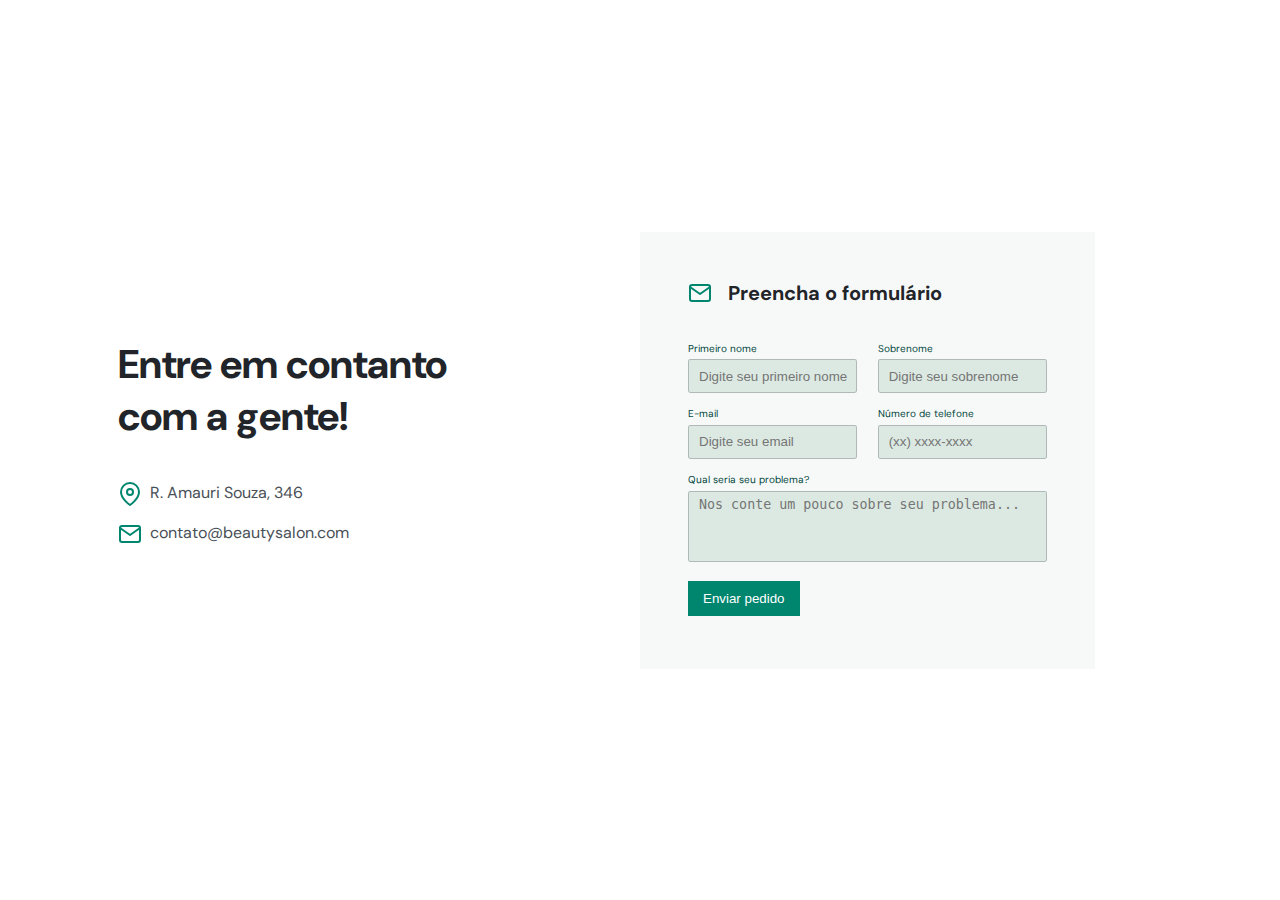
<file: form-doctorcare-nlw-return/index.html>
<!DOCTYPE html>
<html lang="pt_BR">
<head>
    <link rel="preconnect" href="https://fonts.googleapis.com">
    <link rel="preconnect" href="https://fonts.gstatic.com" crossorigin>

    <meta charset="UTF-8">
    <meta http-equiv="X-UA-Compatible" content="IE=edge">
    <meta name="viewport" content="width=device-width, initial-scale=1.0">

    <title>Formulário de consulta</title>

    <link href="https://fonts.googleapis.com/css2?family=DM+Sans:wght@400;700&display=swap" rel="stylesheet">
    <link rel="stylesheet" href="assets/reset.css">
    <link rel="stylesheet" href="assets/style.css">
<body>
    <div class="container">
        <div class="left">
            <div class="content-left">
                <header>
                    <h1>Entre em contanto com a gente!</h1>
                </header>

                <div class="list-left">
                    <ul>
                        <li>
                            <svg width="24" height="24" viewBox="0 0 24 24" fill="none" xmlns="http://www.w3.org/2000/svg">
                                <path d="M21 10C21 17 12 23 12 23C12 23 3 17 3 10C3 7.61305 3.94821 5.32387 5.63604 3.63604C7.32387 1.94821 9.61305 1 12 1C14.3869 1 16.6761 1.94821 18.364 3.63604C20.0518 5.32387 21 7.61305 21 10Z" stroke="#00856F" stroke-width="2" stroke-linecap="round" stroke-linejoin="round"/>
                                <path d="M12 13C13.6569 13 15 11.6569 15 10C15 8.34315 13.6569 7 12 7C10.3431 7 9 8.34315 9 10C9 11.6569 10.3431 13 12 13Z" stroke="#00856F" stroke-width="2" stroke-linecap="round" stroke-linejoin="round"/>
                                </svg>
                            <p>R. Amauri Souza, 346</p>
                        </li>
                        <li>
                            <svg width="24" height="24" viewBox="0 0 24 24" fill="none" xmlns="http://www.w3.org/2000/svg">
                                <path d="M4 4H20C21.1 4 22 4.9 22 6V18C22 19.1 21.1 20 20 20H4C2.9 20 2 19.1 2 18V6C2 4.9 2.9 4 4 4Z" stroke="#00856F" stroke-width="2" stroke-linecap="round" stroke-linejoin="round"/>
                                <path d="M22 6L12 13L2 6" stroke="#00856F" stroke-width="2" stroke-linecap="round" stroke-linejoin="round"/>
                                </svg>
                                <p>contato@beautysalon.com</p>
                        </li>
                    </ul>
                </div>
            </div>
        </div>
        <div class="right">
            <div class="form">
                <form action="">
                    <header class="form-header">
                        <svg width="24" height="24" viewBox="0 0 24 24" fill="none" xmlns="http://www.w3.org/2000/svg">
                            <g clip-path="url(#clip0_1773_766)">
                            <path d="M4 4H20C21.1 4 22 4.9 22 6V18C22 19.1 21.1 20 20 20H4C2.9 20 2 19.1 2 18V6C2 4.9 2.9 4 4 4Z" stroke="#00856F" stroke-width="2" stroke-linecap="round" stroke-linejoin="round"/>
                            <path d="M22 6L12 13L2 6" stroke="#00856F" stroke-width="2" stroke-linecap="round" stroke-linejoin="round"/>
                            </g>
                            <defs>
                            <clipPath id="clip0_1773_766">
                            <rect width="24" height="24" fill="white"/>
                            </clipPath>
                            </defs>
                            </svg>
                            <h2>Preencha o formulário</h2>
                    </header>
                    <div class="input-group">
                        <fieldset class="input-box">
                            <label for="firstname">Primeiro nome</label>
                            <input type="text"  name="firstname" id="firstname" placeholder="Digite seu primeiro nome" required>
                        </fieldset>
                        <fieldset class="input-box">
                            <label for="lastname">Sobrenome</label>
                            <input type="text" name="lastname" id="lastname" placeholder="Digite seu sobrenome" required>
                        </fieldset>
                        <fieldset class="input-box">
                            <label for="email">E-mail</label>
                            <input type="email" name="email" id="email" placeholder="Digite seu email" required>
                        </fieldset>
                        <fieldset class="input-box">
                            <label for="tel">Número de telefone</label>
                            <input type="tel" name="tel" id="tel" placeholder="(xx) xxxx-xxxx">
                        </fieldset>
                        <fieldset class="consul">
                            <label for="consultation">Qual seria seu problema?</label>
                            <textarea name="consultation" id="consultation" cols="30" rows="10" placeholder="Nos conte um pouco sobre seu problema..."></textarea>
                        </fieldset>
                        <div class="btn">
                            <button>Enviar pedido</button>
                        </div>
                    </div>
                </form>
            </div>
        </div>
    </div>
</body>
</html>
</file>
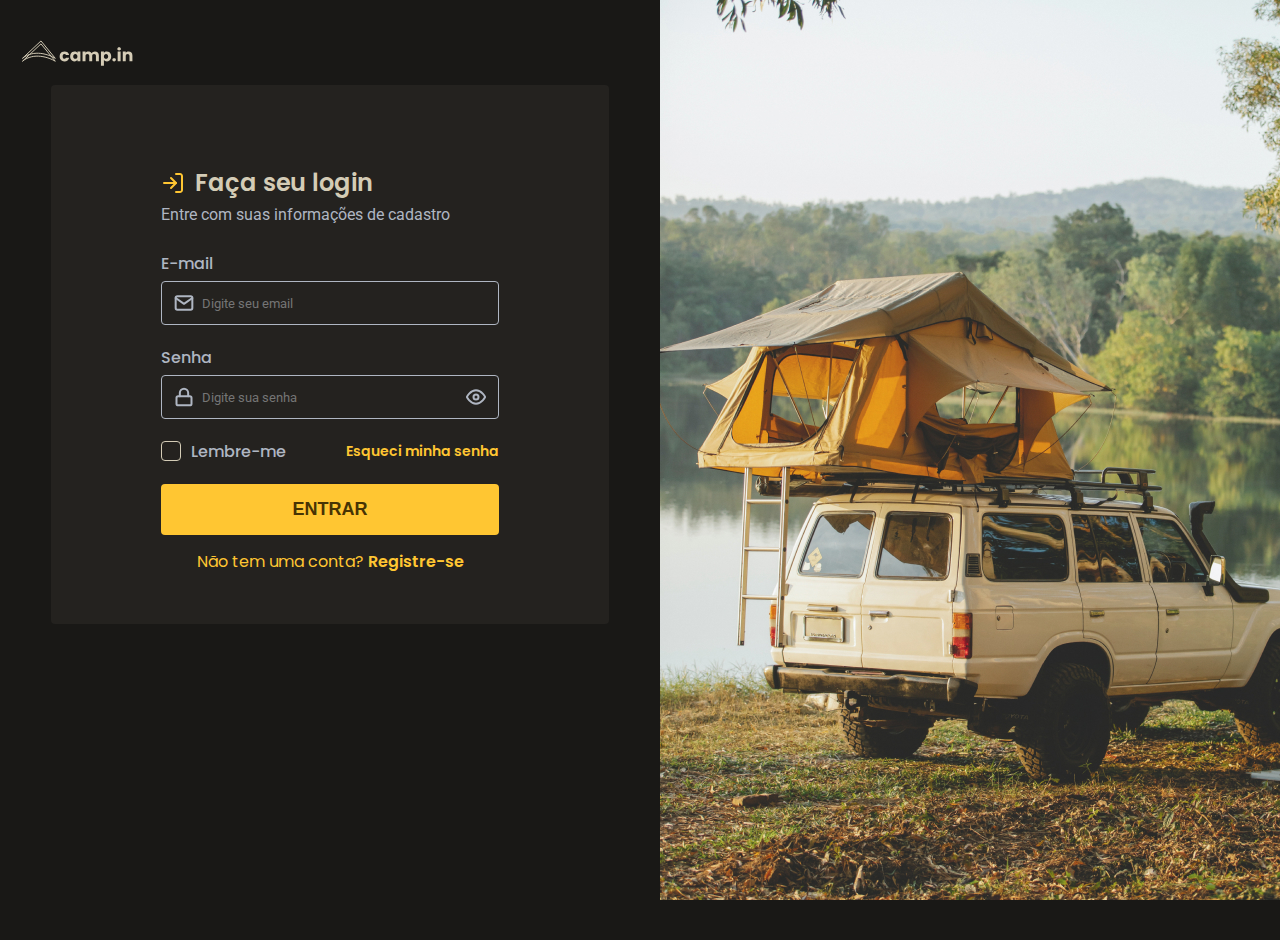
<file: form-login-mobilefirst/index.html>
<!DOCTYPE html>
<html lang="pt_BR">
<head>
    <link rel="preconnect" href="https://fonts.googleapis.com">
    <link rel="preconnect" href="https://fonts.gstatic.com" crossorigin>

    <meta charset="UTF-8">
    <meta http-equiv="X-UA-Compatible" content="IE=edge">
    <meta name="viewport" content="width=device-width, initial-scale=1.0">

    <title>Camp.in - Login</title>

    <link href="https://fonts.googleapis.com/css2?family=Poppins:wght@400;500;600&family=Roboto:wght@400;500&display=swap" rel="stylesheet">
    <link rel="shortcut icon" href="assets/img/favicon.ico" type="image/x-icon">
    <link rel="stylesheet" href="assets/css/reset.css">
    <link rel="stylesheet" href="assets/css/style.css">
</head>
<body class="">
    <div class="container">
        <div class="left">
            <div class="logo">
                <img src="assets/img/logo.svg" alt="Logo da Camp.in">
            </div>

            <div class="form-container">
                <form action="#">
                    <header class="form-header">
                        <div class="img-title-form-header">
                            <img src="assets/img/log-in.svg" alt="Seta apontando para o titulo">
                            <h1>Faça seu login</h1>
                        </div>
                        <div class="paragraph">
                            <p>Entre com suas informações de cadastro</p>
                        </div>
                    </header>
                    <main class="form-main">
                        <div class="input-group">
                            <div class="input-box">
                                <label for="email">E-mail</label>
                                <div class="input-box-focus">
                                    <input type="email" name="email" id="email" placeholder="Digite seu email" autocomplete="off" required>
                                </div>
                            </div>
                            <div class="input-box">
                                <label for="password">Senha</label>
                                <div class="input-box-focus">
                                    <input type="password" name="password" id="password" placeholder="Digite sua senha" required>
                                    <img src="assets/img/eye.svg" class="icon">
                                </div>
                            </div>
                  
                            <div class="remember-container">
                                <div class="remember-group">
                                    <label class="checkbox-container" for="remember">Lembre-me
                                        <input type="checkbox" name="remember" id="remember">
                                        <span class="checkmark"></span>
                                    </label>
                                </div>
                                <div class="forgot">
                                    <a href="#">Esqueci minha senha</a>
                                </div>
                            </div>

                            <div class="btn-register">
                                <button type="submit">ENTRAR</button>
                                <a href="#">Não tem uma conta? <strong>Registre-se</strong></a>
                            </div>


                        </div>

                    </main>
                </form>
            </div>



        </div>
        <div class="right"></div>
    </div>
</body>
</html>
</file>
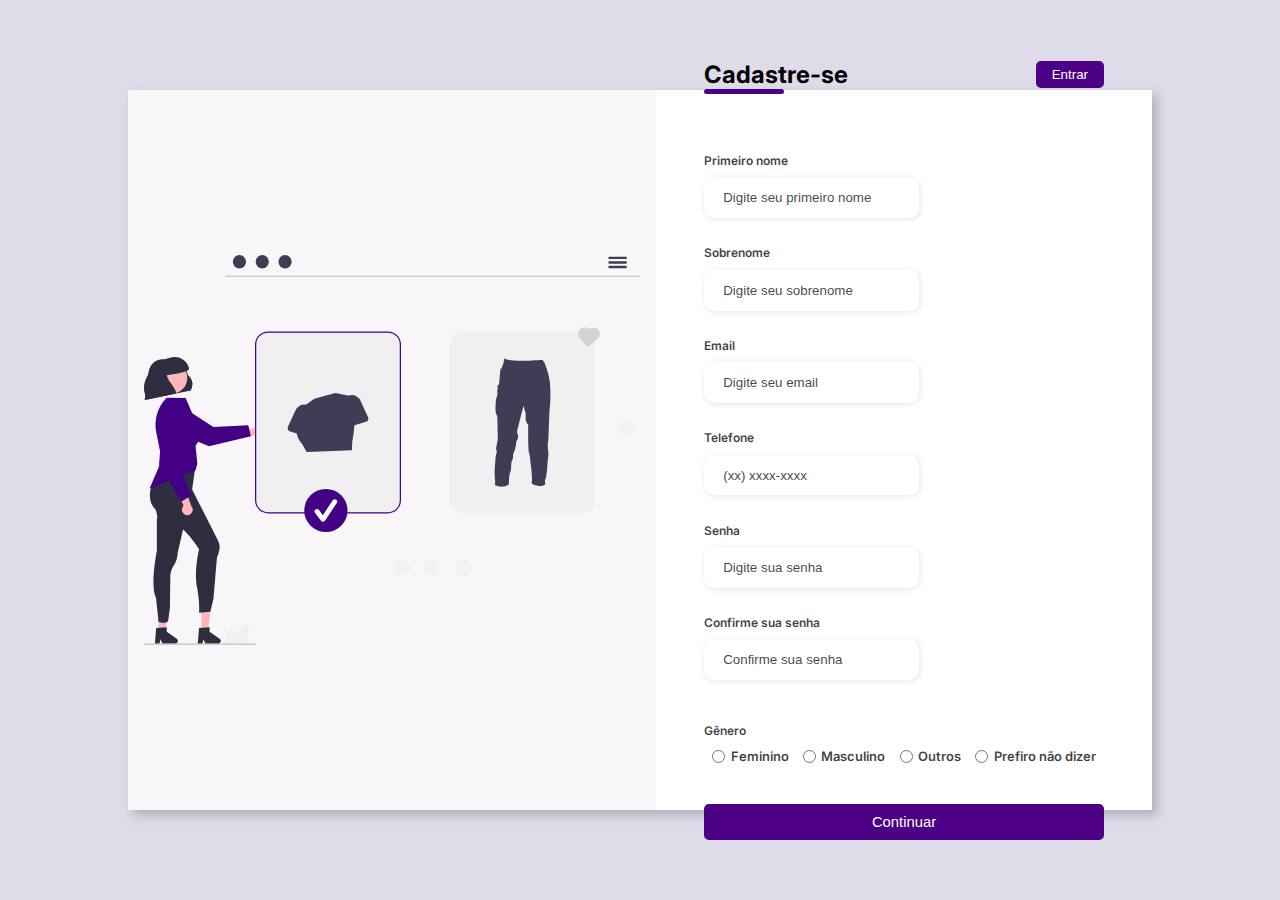
<file: form-perfil/index.html>
<!DOCTYPE html>
<html lang="pt-BR">
<head>
    <meta charset="UTF-8">
    <meta http-equiv="X-UA-Compatible" content="IE=edge">
    <meta name="viewport" content="width=device-width, initial-scale=1.0">
    <meta name="description" content="Criar seu perfil">
    <meta name="author" content="Matheus Vespasiano">

    <title>Cadastrar Perfil</title>



    <link rel="stylesheet" href="assets/css/reset.css">
    <link rel="stylesheet" href="assets/css/style.css">
    <link rel="shortcut icon" href="assets/img/favicon/favicon.png" type="image/x-icon">
</head>
<body>
    <main class="container">
        <div class="form-img">
            <img src="assets/img/img.svg" alt="Pessoa escolhendo uma roupa"> 
        </div>

        <div class="form">
            <form action="#" method="POST">
                <header class="form-header">
                    <div class="title">
                        <h1>Cadastre-se</h1>
                    </div>
                    <div class="login-button">
                        <button><a href="#">Entrar</a></button> <!-- Ir para login-page-->
                    </div>
                </header>

                <div class="input-group">
                    <div class="input-box">
                        <label for="firstname">Primeiro nome</label>
                        <input  id="firstname" type="text" name="firstname" placeholder="Digite seu primeiro nome" required>
                    </div>

                    <div class="input-box">
                        <label for="lastname">Sobrenome</label>
                        <input  id="lastname" type="text" name="lastname" placeholder="Digite seu sobrenome" required>
                    </div>

                    <div class="input-box">
                        <label for="email">Email</label>
                        <input  id="email" type="email" name="email" placeholder="Digite seu email" required>
                    </div>

                    <div class="input-box">
                        <label for="number">Telefone</label>
                        <input  id="number" type="tel" name="number" placeholder="(xx) xxxx-xxxx" required>
                    </div>

                    <div class="input-box">
                        <label for="password">Senha</label>
                        <input  id="password" type="password" name="password" placeholder="Digite sua senha" minlength="8" required>
                    </div>

                    <div class="input-box">
                        <label for="confirmpassword">Confirme sua senha</label>
                        <input  id="confirmpassword" type="password" name="confirmpassword" placeholder="Confirme sua senha" required>
                    </div>
                </div>


                
                <div class="gender-inputs">
                        <div  class="gender-title">
                            <h6>Gênero</h6>
                        </div>
    
                        <div class="gender-group">

                            <div class="gender-input">
                                <input id="female" type="radio" name="gender" value="Feminino">
                                <label for="female">Feminino</label>
                            </div>
    
                            <div class="gender-input">
                                <input id="male" type="radio" name="gender" value="Masculino">
                                <label for="male">Masculino</label>
                            </div>
    
                            <div class="gender-input">
                                <input id="others" type="radio" name="gender" value="Outro">
                                <label for="others">Outros</label> 
                            </div>
    
                            <div class="gender-input">
                                <input id="none" type="radio" name="gender" value="Prefiro não dizer">
                                <label for="none">Prefiro não dizer</label>
                            </div>

                        </div>
                </div>

                <div class="continue-button">
                    <button><a href="#">Continuar</a></button>
                </div>
                
            </form>
        </div>
    </main>
</body>
</html>
</file>
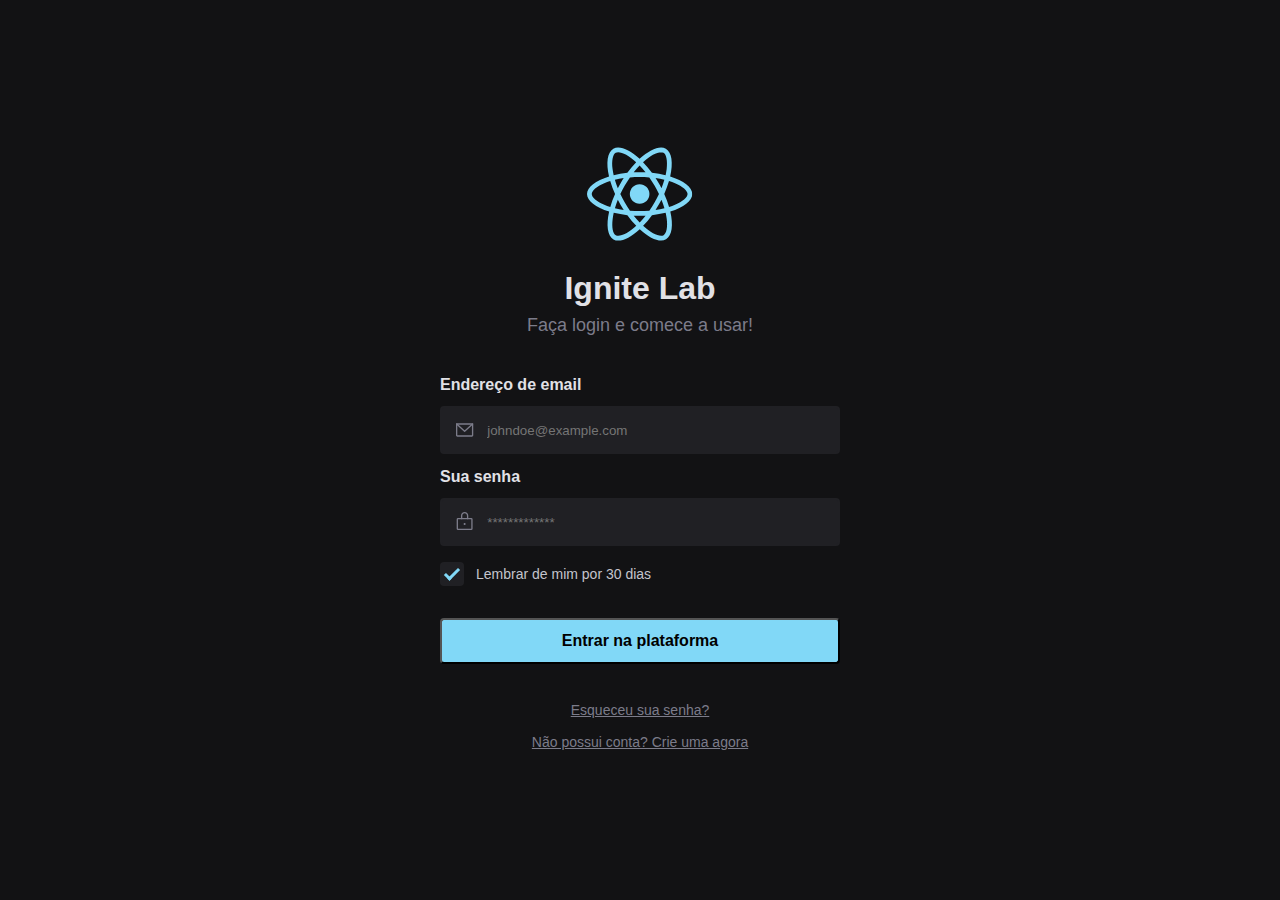
<file: teladelogin/index.html>
<!DOCTYPE html>
<html lang="pt-BR">
<head>

    <meta charset="UTF-8">
    <meta http-equiv="X-UA-Compatible" content="IE=edge">
    <meta name="viewport" content="width=device-width, initial-scale=1.0">

    <title>Faça seu login</title>

    <link rel="stylesheet" href="style.css">
</head>
<body>
    <div class="container">
        <header>
            <img src="react.svg" alt="Logo React">
            <h1>Ignite Lab</h1>
            <p>Faça login e comece a usar!</p>
        </header>
        <form>

            <fieldset>
                <label for="email">Endereço de email</label>
                <div class="input-box">
                    <svg width="24" height="24" viewBox="0 0 24 24" fill="none" xmlns="http://www.w3.org/2000/svg">
                        <path d="M3 5.25H21V18C21 18.1989 20.921 18.3897 20.7803 18.5303C20.6397 18.671 20.4489 18.75 20.25 18.75H3.75C3.55109 18.75 3.36032 18.671 3.21967 18.5303C3.07902 18.3897 3 18.1989 3 18V5.25Z" stroke="#7C7C8A" stroke-width="1.5" stroke-linecap="round" stroke-linejoin="round"/>
                        <path d="M21 5.25L12 13.5L3 5.25" stroke="#7C7C8A" stroke-width="1.5" stroke-linecap="round" stroke-linejoin="round"/>
                    </svg>
                    <input type="email" name="email" id="email" placeholder="johndoe@example.com" autocomplete="off">
                </div>
            </fieldset>

            <fieldset>
                <label for="password">Sua senha</label>
                <div class="input-box">
                    <svg width="24" height="24" viewBox="0 0 24 24" fill="none" xmlns="http://www.w3.org/2000/svg">
                        <path d="M19.5 8.25H4.5C4.08579 8.25 3.75 8.58579 3.75 9V19.5C3.75 19.9142 4.08579 20.25 4.5 20.25H19.5C19.9142 20.25 20.25 19.9142 20.25 19.5V9C20.25 8.58579 19.9142 8.25 19.5 8.25Z" stroke="#7C7C8A" stroke-width="1.5" stroke-linecap="round" stroke-linejoin="round"/>
                        <path d="M8.625 8.25V4.875C8.625 3.97989 8.98058 3.12145 9.61351 2.48851C10.2465 1.85558 11.1049 1.5 12 1.5C12.8951 1.5 13.7535 1.85558 14.3865 2.48851C15.0194 3.12145 15.375 3.97989 15.375 4.875V8.25" stroke="#7C7C8A" stroke-width="1.5" stroke-linecap="round" stroke-linejoin="round"/>
                        <path d="M12 15.375C12.6213 15.375 13.125 14.8713 13.125 14.25C13.125 13.6287 12.6213 13.125 12 13.125C11.3787 13.125 10.875 13.6287 10.875 14.25C10.875 14.8713 11.3787 15.375 12 15.375Z" fill="#7C7C8A"/>
                    </svg>
                    <input type="password" name="password" id="password" placeholder="*************">
                </div>
            </fieldset>

            <div class="input-box-checkbox">
                <label class="input-check">
                    <input checked="checked" type="checkbox">
                    <div class="checkmark"></div>
                    Lembrar de mim por 30 dias
                </label>
            </div>


            <button>Entrar na plataforma</button>
        </form>
        <footer>
            <a href="#">Esqueceu sua senha?</a>
            <a href="#">Não possui conta? Crie uma agora</a>
        </footer>
    </div>
</body>
</html>
</file>
<file: form-doctorcare-nlw-return/assets/style.css>
/*--------------------------- GERAL -----------------*/


:root {
    --hue: 170;
    --brand-green: hsl(170, 100%, 26%);
    --brand-green-light: #DCE9E2;
    --brand-green-light-02: #F7F9F9;
    --brand-beige: #FFFAF1;
    --brand-green-hover:#00453A;
    --border-color: #4950574d;
    --paragraph: #495057;
    --title: #212529;

    font-size: 62.5%;  /* 1rem = 10px */
}


html,
body {
    width: 100%;
    height: 100%;
}

body{
    font-family: "DM sans", sans-serif;
    font-size: 1.6rem;

    background-color: #fff;
}

.container {
    width: 100%;
    height: 100vh;

    display: flex;
    justify-content: center;
    align-items: center;
}


/*--------------------------- LEFT e RIGHT -----------------*/

.left {
    width: 50%;

    display: flex;
    justify-content: center;
    align-self: center;
}

.right{
    width: 50%;
    display: flex;
}

/*--------------- left ----------- */

.content-left {
    width: 40.4rem;
    display: flex;
    flex-direction: column;
}

.content-left header h1 {
    color: var(--title);
    font-size: 4rem;
    font-weight: 700;
}

.content-left header {
    margin-bottom: 4rem;
    display: flex;

}

/* ---------- left ul ---- */

.content-left ul li {
    display: flex;
    gap: 0.8rem;

    margin-bottom: 1.6rem;
}

.content-left ul li p {
    color: var(--paragraph);
    font-family: 700;
}


/* ----------------  right - form ---------------- */

.form {
    background: var(--brand-green-light-02);

    width: 45.5rem;
    height: 43.7rem;
}

form {
    margin: 4.8rem;
}

form header {
    margin-bottom: 3.6rem;

    display: flex;
    align-items: center;
    gap: 1.6rem;
}

header h2 {
    font-size: 2rem;
    font-weight: 700;
    color: var(--title);
}

/* ------------- input - group- box - label----------*/

.input-group {
    display: flex;
    flex-wrap: wrap;
    justify-content: space-between;
}

.input-box {
    width: 16.9rem;

    display: flex;
    flex-direction: column;
    
    margin-bottom: 1.4rem;
}

.input-box input {
    width: 16.936rem;
    height: 3.387rem;

    border: 1px solid var(--border-color);
    border-radius: 2.41944px;

    padding-left: 1rem;
    outline: none;

    background: var(--brand-green-light);
}

.input-box input:focus {
    border: 1px solid var(--brand-green);
}

.input-box label,
.consul label {
    margin-bottom: 0.484rem;
    
    color: var(--brand-green-hover);
    font-size: 1rem;
}


/* ---- textarea -------------------------------- */

.consul {
    width: 100%;

    display: flex;
    flex-direction: column;

    margin-bottom: 1.935rem;
}

.consul textarea {
    height: 7.1rem;

    border: 1px solid var(--border-color);
    border-radius: 2.41944px;
    background: var(--brand-green-light);

    padding-top: 0.5rem;
    padding-left: 1rem;

    outline: none; 
}

.consul textarea:focus {
    border: 1px solid var(--brand-green);
}


/*------------- BTN ----------------*/ 

.btn button {
    width: 100%;

    color: #fff;

    background: var(--brand-green);

    padding: 1rem 1.5rem;

    cursor: pointer;

    transition: background .2s;
}

.btn button:hover {
    background: var(--brand-green-hover);
}

.btn button:active {
    opacity: 0.7;
}
</file>
<file: form-login-mobilefirst/assets/css/style.css>
:root {
    --text-base: #afb6c2;
    --text-title: #d4ccb6;
    --background: #191816;
    --form-background: #24221f;
    --primary-color: #ffc632;
    --color-button: #473404;
    --box-shadow: #ffde88;


    font-size: 62.5%;  /* 1rem = 10px */
}

body {
    font-family: 'Poppins', sans-serif;
    font-size: 1.6rem;

    width: 100%;
    height: 100vh;

    background-color: var(--background);
 
}

/* ------------------ THEME - GREEN -  início--------*/

body.green {
    --text-base: #F4FFF7;
    --text-title: #FFF7DC;
    --background: #1A1919;
    --form-background: #212121;
    --primary-color: #41A55B;
    --color-button: #03310d;
    --box-shadow: transparent;
    
}

/* -------------------  THEME - GREEN --- final ---------*/

.container {
    width: 100%;
    height: 100%;

    display: flex;
}

/* ---------------- LEFT ------------ MOBILE ---------*/

.left {
    width: 100%;
    margin: 4rem 2rem 3rem 2rem;
}


.logo img {
    width: 11.5rem;
    height: 2.8rem;
}


.img-title-form-header {
    display: flex;
    align-items: center;
    gap: 1rem;

    margin-top: 3rem;
}

.img-title-form-header img  {
    width: 2.4rem;
    height: 2.4rem;
}

.img-title-form-header h1 {
    font-size: 2.4rem;
    font-weight: 600;
    color: var(--text-title);
}

.paragraph p {
    color: var(--text-base);

    font-family: 'Roboto', sans-serif;
    font-size: 1.6rem;

    margin-top: 0.5rem;
}

/* ---------------- INPUTS -------------------------*/

.input-group {
    margin-top: 2.7rem;
    display: flex;
    flex-direction: column;
}

.input-box {
    margin-bottom: 2rem;
}

.input-box .input-box-focus input {
    display: flex;
    flex-direction: row;
    align-items: center;

    width: 100%;

    background: none;

    border: none;

    outline: none;

    color: var(--text-base);
    font-family: 'Roboto', sans-serif;

    padding: 4rem;
}

.input-box-focus {
    display: flex;
    align-items: center;

    height: 4.4rem;

    border: 1px var(--text-base) solid ;
    border-radius: 4px;

    margin-top: 0.5rem;
}


.input-box-focus:focus-within {
    border: 1px var(--primary-color) solid;
    box-shadow: 0px 0px 0px 2px var(--box-shadow);
}

#email {
    background-image: url(../img/mail.svg);
    background-repeat: no-repeat;
    background-position: left center;
    background-position-x: 1.2rem;
}


#email:focus {
    background-image: url(../img/mail-focus.svg);
    background-repeat: no-repeat;
    background-position: left center;
    background-position-x: 1.2rem;
}

#password {
    background-image: url(../img/lock.svg);
    background-repeat: no-repeat;
    background-position: left center;
    background-position-x: 1.2rem;
}

#password:focus {
    background-image: url(../img/lock-focus.svg);
    background-repeat: no-repeat;
    background-position: left center;
    background-position-x: 1.2rem;
}

.icon {
    width: 2rem;
    height: 2rem;

    margin: 1.2rem;
}


label {
    font-weight: 500;
    font-size: 1.6rem;
    color: var(--text-base);
}

/* ------------------remember - forgot -------------------*/

input[type="checkbox"] {
    position: absolute;
    opacity: 0;
    cursor: pointer;
    height: 0;
    width: 0;
}

.checkbox-container {
    display: block;
    position: relative;
    cursor: pointer;
    user-select: none;
    padding-left: 30px;
}
.checkbox-container input:checked ~ .checkmark {
    background-color: var(--primary-color);
    border: none;
}
.checkmark {
    position: absolute;
    top: 0;
    left: 0;
    height: 20px;
    width: 20px;
    border-radius: 4px;
    border: solid 1px var(--text-title);
    background-color: var(--form-background);
    margin-top: 2px;
}
.checkmark:after {
    content: "";
    position: absolute;
    display: none;
}

.container input:checked ~ .checkmark:after {
    display: block;
}

.checkbox-container .checkmark:after {
    left: 6px;
    top: 2px;
    width: 5px;
    height: 10px;
    border: solid var(--background);
    border-radius: 1px;
    border-width: 0 3px 3px 0;
    -webkit-transform: rotate(45deg);
    -ms-transform: rotate(45deg);
    transform: rotate(45deg);
}


.remember-container {
    display: flex;
    width: 100%;
    justify-content: space-between;
    align-items: center;
    font-size: 1rem;
    margin-bottom: 2rem;
}

.remember-group label {
    font-size: 1.6rem;
    color: var(--text-base);
    display: flex;
    align-self: center;
}

.forgot a{
    font-weight: 600;

    color: var(--primary-color);

    font-size: 1.4rem;

    transition: filter .2s;
}

.forgot a:hover {
    filter: brightness(1.1);
}

.forgot a:active {
    opacity: 0.9;
}

/* -------------- btn - register ------------------*/

.btn-register {
    display: flex;
    flex-direction: column;
}

button {
    height: 5.1rem;

    background: var(--primary-color);

    color: var(--color-button);
    font-size: 1.8rem;
    font-weight: 600;

    border: none;
    border-radius: 4px;

    cursor: pointer;

    transition: filter .2s;

    margin-bottom: 1.4rem;
}

button:hover {
    filter: brightness(1.1);
}

button:active {
    opacity: 0.9;
}

.btn-register a {
    display: flex;
    align-self: center;

    color: var(--primary-color);
}

.btn-register a:hover {
    filter: brightness(1.1);
}

.btn-register a:active {
    opacity: 0.9;
}

.btn-register a strong {
    font-weight: 600;
    margin-left: 0.4rem;
}

/* ----------------------- Desktop ---------------------- */


@media (min-width: 1024px) {

    body {
        overflow: hidden;
    }

    .container {
        display: flex;
        
    }

    .left {
        width: 50%;
        height: 100vh;
    }
    .right {
        background-image: url(../img/side-image.jpg);
        background-repeat: no-repeat;
        background-size: cover;
        background-position-x: left;
        background-position-y: bottom;
        width: 50%;
    }

    .form-container {
        margin: 1rem auto;
        width: 90%;
    }

    form {
        padding: 5rem 11rem;
        

        background: var(--form-background);
        border-radius: 4px;
        
    }

}

@media (min-width: 1400px) {
    .form-container {
        margin: 12.6rem auto;
    } 
        
}
</file>
<file: form-perfil/assets/css/style.css>
@import url('https://fonts.googleapis.com/css2?family=Inter:wght@100;200;300;400;500;700&display=swap');



:root {
    /* --------------------PALETA DE CORES OK-------------------*/
    --hue: 275;
    --first: hsl(var(--hue), 100%, 26%);

    --img: rgb(66, 0, 133);

    --back-img: hsl(calc(var(--hue) + 10), 14%, 97%);
    --background: hsl(calc(var(--hue) - 22), 23%, 89%);

    --hover-input: hsla(0, 0%, 93%, 0.459);
    

    --font-color-pattern: hsla(0, 0%, 0%, 0.753);
    --font-color-placeholder: hsla(0, 0%, 0%, 0.745);

    
    
    font-size: 62.5%;
    /*  1rem = 10px 
    usar o min-width
    */



}


html,
body {
    width: 100vw;
    height: 100vh;
}

body {

    font-family: 'Inter', sans-serif;
    font-size: 1.6rem;

    display: flex;
    justify-content: center;
    align-items: center;



    background-color: var(--background);
}

.container {
    width: 80%;
    height: 80%;

    display: flex;

    box-shadow: 5px 5px 10px rgba(0, 0, 0, .212);
}


.form-img {
    width: 50vw;
    display: flex;
    justify-content: center;
    align-items: center;

    background-color: var(--back-img);

    padding: 1.6rem;
}


.form-img  img {
    width: 49.6rem;
}

.form {
    width: 50vw;
    display: flex;
    justify-content: center;
    align-items: center;
    flex-direction: column;
    padding: 4.8rem;

    background-color: #fff;
}

.form-header {
    display: flex;
    justify-content: space-between;

    margin-bottom: 4.8rem;  
}

.login-button {
    display: flex;
    align-items: center;
}

.title h1 {
    font-size: 2.4rem;
}

.login-button  button {
    border: none;
    
    background-color: var(--first);
    
    padding: 0.64rem 1.6rem;

    border-radius: 5px;

    cursor: pointer;

    transition: opacity .4s;
}

.login-button button:hover {

    opacity: 0.8;
}

.login-button button:active {
    opacity: 0.7;
}


.login-button  button a {
    text-decoration: none;
    font-weight: 500;
    color: #fff;
}

.form-header h1::after {
    display: block;
    content: '';

    width: 8rem;
    height: 0.48rem;

    background-color: var(--first);

    margin: 0 auto;

    position: absolute;

    border-radius: 10px;
    
}


.input-group{
    display: flex;
    flex-wrap: wrap;
    justify-content: space-between;
    padding: 1.6rem 0;
}

.input-box {
    display: flex;
    flex-direction: column;
    margin-bottom: 1.76rem;
}

.input-box input {
    margin: 0.96rem 0;
    padding: 1.28rem 1.92rem;

    border: none;
    border-radius: 10px;
    box-shadow: 1px 1px 6px #0000001c;
}

.input-box input:hover {
    background-color: var(--hover-input);
}

.input-box input:focus-visible {
    outline: 1px solid var(--first);
}




.input-box label,
.gender-title h6 {
    font-size: 1.2rem;
    font-weight: 600;

    color: var(--font-color-pattern);
}

.input-box input::placeholder {
    color: var(--font-color-placeholder);
}

.gender-group {
    display: flex;
    justify-content: space-between;

    margin-top: 0.992rem;
    padding: 0 0.8rem;
}

.gender-input {
    display: flex;
    align-items: center;
}

.gender-input input {
    margin-right: 0.56rem;
}

.gender-input label {
    font-size: 1.296rem;
    font-weight: 600;
    color: var(--font-color-pattern);
}

.continue-button button{
    width: 100%;
    margin-top: 4rem;

    padding: 0.992rem;

    border: none;
    border-radius: 5px;
    background-color: var(--first);

    cursor: pointer;

    transition: opacity .4s;
}

.continue-button button:hover {
    opacity: 0.8;
}

.continue-button button:active {
    opacity: 0.7;
}

.continue-button button a {
    text-decoration: none;

    font-size: 1.48rem;
    font-weight: 500;

    color: #fff;
}
</file>
<file: teladelogin/style.css>
* {
    margin: 0;
    padding: 0;

    box-sizing: border-box;
}

html,
body {
    width: 100%;
    height: 100vh;
    background-color: #121214;
    font-family: "Inter", sans-serif;
    display: flex;
    align-items: center;
    justify-content: center;
}

.container {
    width: 400px;
}

header {
    display: flex;
    flex-direction: column;
    align-items: center;
    margin-bottom: 40px;
}

header img {
    width: 105.31px;
    height: 120px;
    margin-bottom: 16px;
}

header h1 {
    font-size: 32px;
    color: #E1E1E6;
    font-weight: bold;
    margin-bottom: 8px;
}

header p {
    font-size: 18px;
    color: #7C7C8A;
}

fieldset {
    display: flex;
    flex-direction: column;
    border: none;
    margin-bottom: 14px;
}

label {
    font-size: 16px;
    font-weight: 600;
    color: #E1E1E6;
    margin-bottom: 12px;
}


.input-box {
    display: flex;
    align-items: center;
    justify-content: center;
    background: #202024;
    height: 48px;
    border-radius: 4px;
    border: 2px solid #202024;
}


.input-box svg {
    margin: 12px;
}
.input-box input {
    width: 100%;
    border: none;
    background-color: transparent;
    height: 30px;
    outline: none;
    color: #E1E1E6;
}

.input-box:focus-within {
    border: 2px solid #9BE1FB;
}

.input-box-checkbox {
    margin-top: 16px;
    margin-bottom: 32px;
}

.input-check input {
 position: absolute;
 opacity: 0;
 cursor: pointer;
 height: 0;
 width: 0;
}

.input-check{
 display: flex;
 align-items: center;
 position: relative;
 cursor: pointer;
 font-size: 14px;
 gap: 12px;

 font-weight: 400;
 color: #C4C4CC;
}

.checkmark {
 height: 24px;
 width: 24px;
 background: #202024;
 border-radius: 4px;

}

.checkmark:after {
 content: "";
 position: absolute;
 display: none;
}

.input-check input:checked ~ .checkmark:after {
 display: block;
}

.input-check .checkmark:after {
 left: 8px;
 top: 3px;
 width: 4.8px;
 height: 12px;
 border: solid #81D8F7;
 border-width: 0 3px 3px 0;
 transform: rotate(45deg);
}

button {
    width: 100%;
    padding: 12px 16px;
    background: #81D8F7;
    border-radius: 4px;

    font-size: 16px;
    font-weight:600;
    color: #000000;

    cursor: pointer;
    transition: background 200ms;
}

button:hover {
    background:#9BE1FB;
}

form {
    margin-bottom: 38px;
}

footer a {
    display: block;
    text-align: center;
    color: #7C7C8A;
    font-size: 14px;
    transition: color 200ms;
}
footer > a {
    margin-bottom: 16px;
}

footer a:hover {
    color: #E1E1E6;
}
</file>
